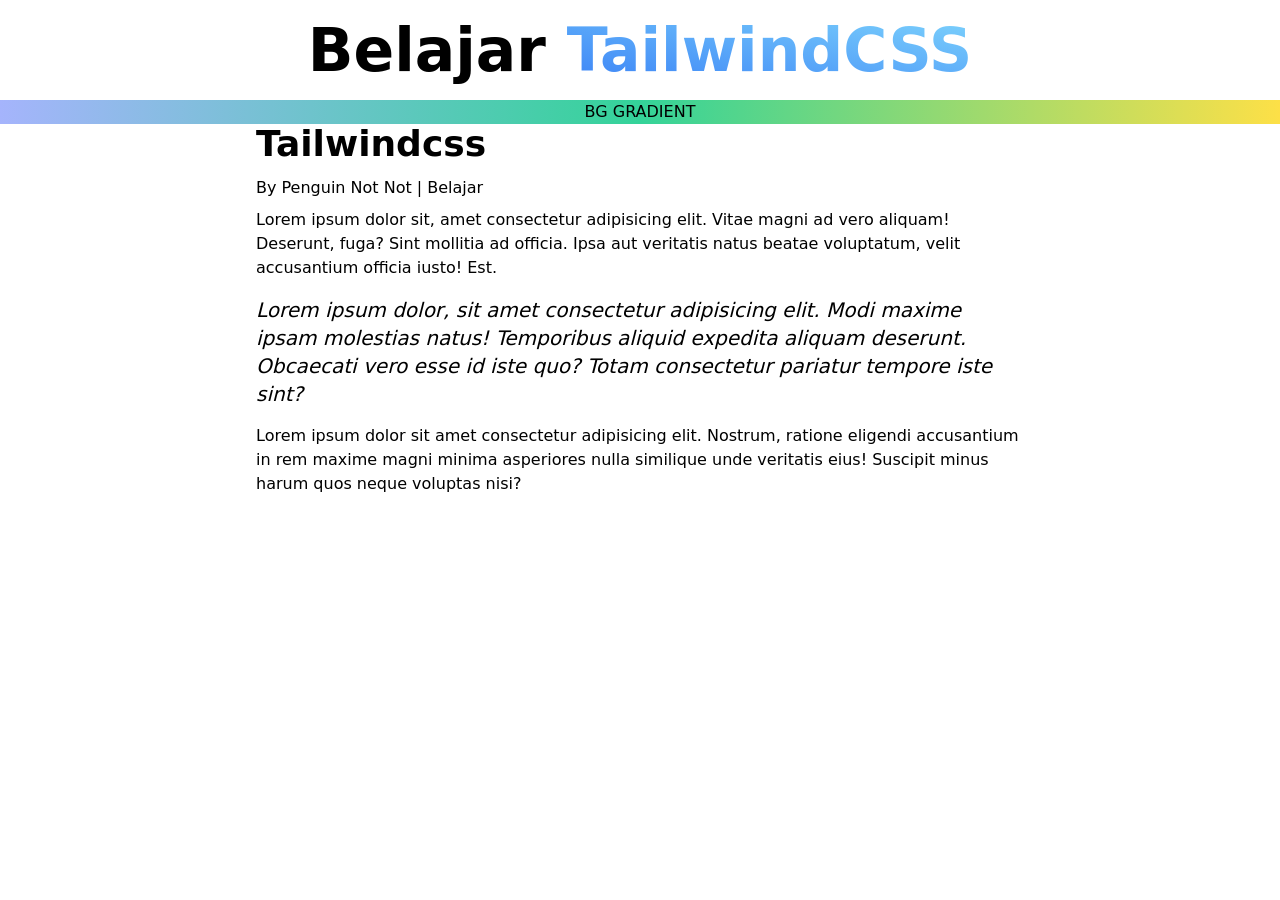
<file: public/index.html>
<!DOCTYPE html>
<html lang="en">
<head>
    <meta charset="UTF-8">
    <meta name="viewport" content="width=device-width, initial-scale=1.0">
    <title>Tailwincdcss</title>
    <link rel="stylesheet" href="css/style.css">
</head>
<body>
    <h1 class="text-center font-bold my-5 text-6xl">Belajar <span class="bg-gradient-to-tr from-blue-500 to-sky-300 text-transparent bg-clip-text">TailwindCSS</span></h1>
    <div class="bg-gradient-to-r from-indigo-300 via-emerald-400 to-yellow-300 text-center">BG GRADIENT</div>
    <section class="mx-auto max-w-3xl">
        <h2 class="mb-3 text-4xl font-bold">Tailwindcss</h2>
        <div class="mb-2 text-base">By Penguin Not Not | Belajar</div>
        <p class="mb-4 text-base font-medium">Lorem ipsum dolor sit, amet consectetur adipisicing elit. Vitae magni ad vero aliquam! Deserunt, fuga? Sint mollitia ad officia. Ipsa aut veritatis natus beatae voluptatum, velit accusantium officia iusto! Est.</p>
        <blockquote class="mb-4 text-xl font-thin italic">Lorem ipsum dolor, sit amet consectetur adipisicing elit. Modi maxime ipsam molestias natus! Temporibus aliquid expedita aliquam deserunt. Obcaecati vero esse id iste quo? Totam consectetur pariatur tempore iste sint?</blockquote>
        <p>Lorem ipsum dolor sit amet consectetur adipisicing elit. Nostrum, ratione eligendi accusantium in rem maxime magni minima asperiores nulla similique unde veritatis eius! Suscipit minus harum quos neque voluptas nisi?</p>
    </section>
</body>
</html>
</file>
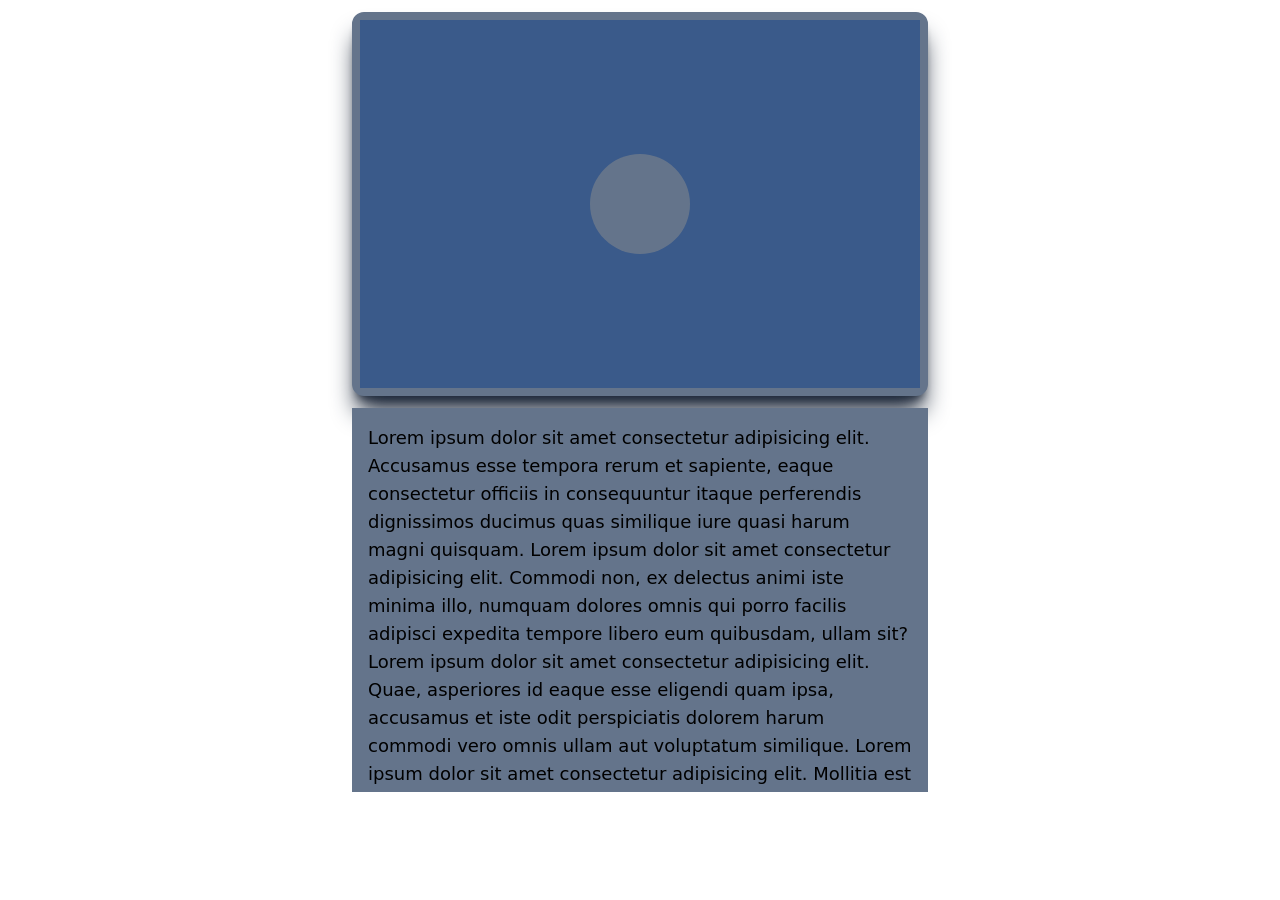
<file: public/bagian2.html>
<!DOCTYPE html>
<html lang="en">
<head>
    <meta charset="UTF-8">
    <meta name="viewport" content="width=device-width, initial-scale=1.0">
    <title>Tailwincdcss</title>
    <link rel="stylesheet" href="css/style.css">
</head>
<body>
    <div class="max-w-xl my-3 h-96 bg-slate-500 border-8 rounded-xl border-slate-500 mx-auto bg-fixed bg-cover shadow-xl shadow-slate-800" style="background-image: url('https://loremflickr.com/300/300'); background-size: cover;">
        <div class="w-full h-full bg-blue-300 mix-blend-multiply flex">
            <div class="w-[100px] h-[100px] bg-white rounded-full m-auto backdrop-blur-lg"></div>
        </div>
    </div>
    <div class="max-w-xl my-3 h-96 bg-slate-500 mx-auto overflow-y-scroll bg-cover" style="background-image: url('https://loremflickr.com/300/300');">
        <p class="p-4 text-lg">Lorem ipsum dolor sit amet consectetur adipisicing elit. Accusamus esse tempora rerum et sapiente, eaque consectetur officiis in consequuntur itaque perferendis dignissimos ducimus quas similique iure quasi harum magni quisquam. Lorem ipsum dolor sit amet consectetur adipisicing elit. Commodi non, ex delectus animi iste minima illo, numquam dolores omnis qui porro facilis adipisci expedita tempore libero eum quibusdam, ullam sit? Lorem ipsum dolor sit amet consectetur adipisicing elit. Quae, asperiores id eaque esse eligendi quam ipsa, accusamus et iste odit perspiciatis dolorem harum commodi vero omnis ullam aut voluptatum similique. Lorem ipsum dolor sit amet consectetur adipisicing elit. Mollitia est aliquid earum modi quia consequuntur libero voluptatibus consequatur vero? Nostrum beatae numquam quaerat libero corrupti impedit nesciunt magnam ullam officia!</p>
    </div>
</body>
</html>
</file>
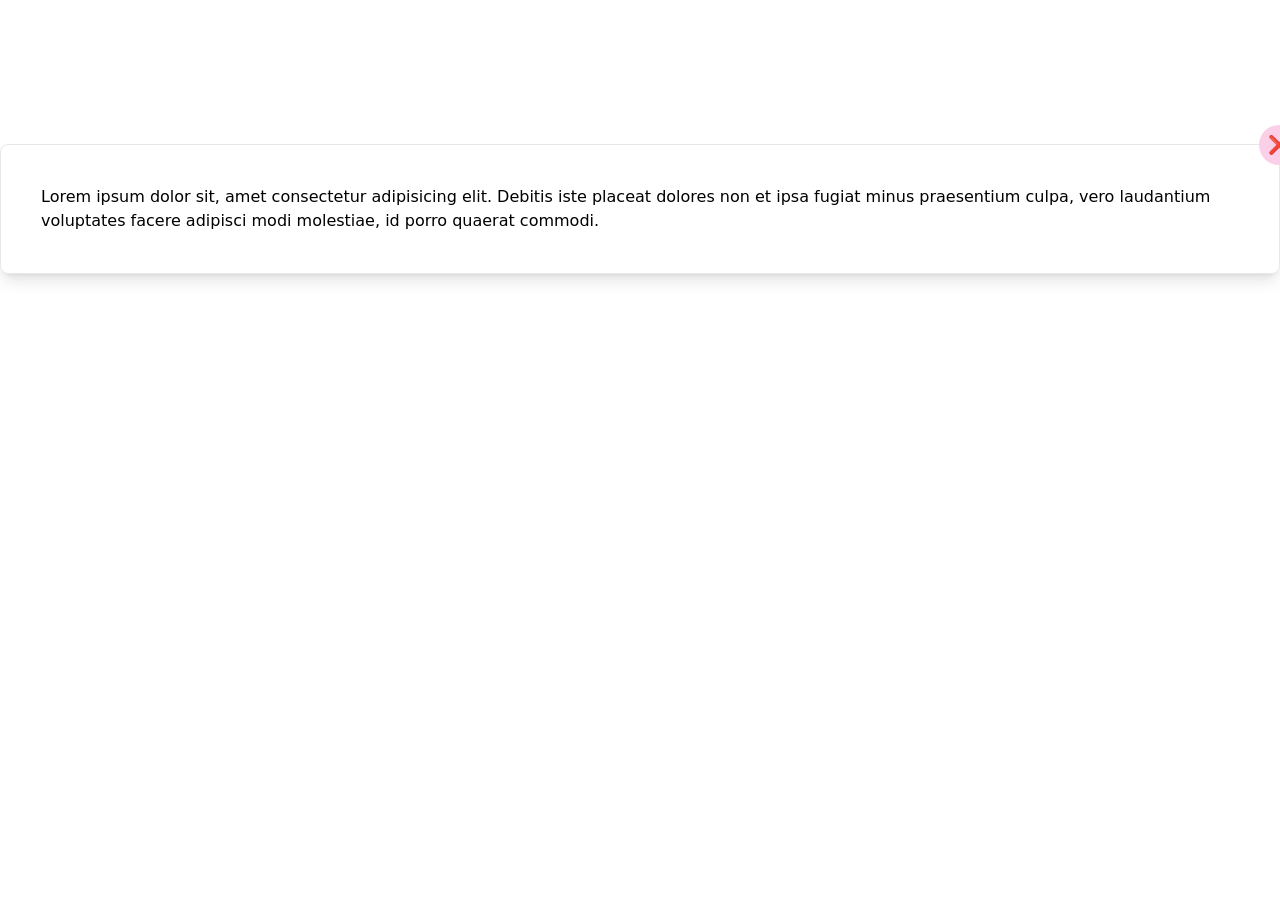
<file: public/layouting.html>
<!DOCTYPE html>
<html lang="en">
<head>
    <meta charset="UTF-8">
    <meta name="viewport" content="width=device-width, initial-scale=1.0">
    <link rel="stylesheet" href="css/style.css">
    <title>layouting</title>
</head>
<body>    
    <div class="container mx-auto mt-36">
        <div class="border rounded-lg shadow-lg p-10 relative">
            <div class="w-10 h-10 bg-pink-200 rounded-full flex justify-center items-center absolute -top-5 -right-5 cursor-pointer"><span class="text-lg">❌</span></div>
            <p>Lorem ipsum dolor sit, amet consectetur adipisicing elit. Debitis iste placeat dolores non et ipsa fugiat minus praesentium culpa, vero laudantium voluptates facere adipisci modi molestiae, id porro quaerat commodi.</p>
        </div>
    </div>   
</body>
</html>
</file>
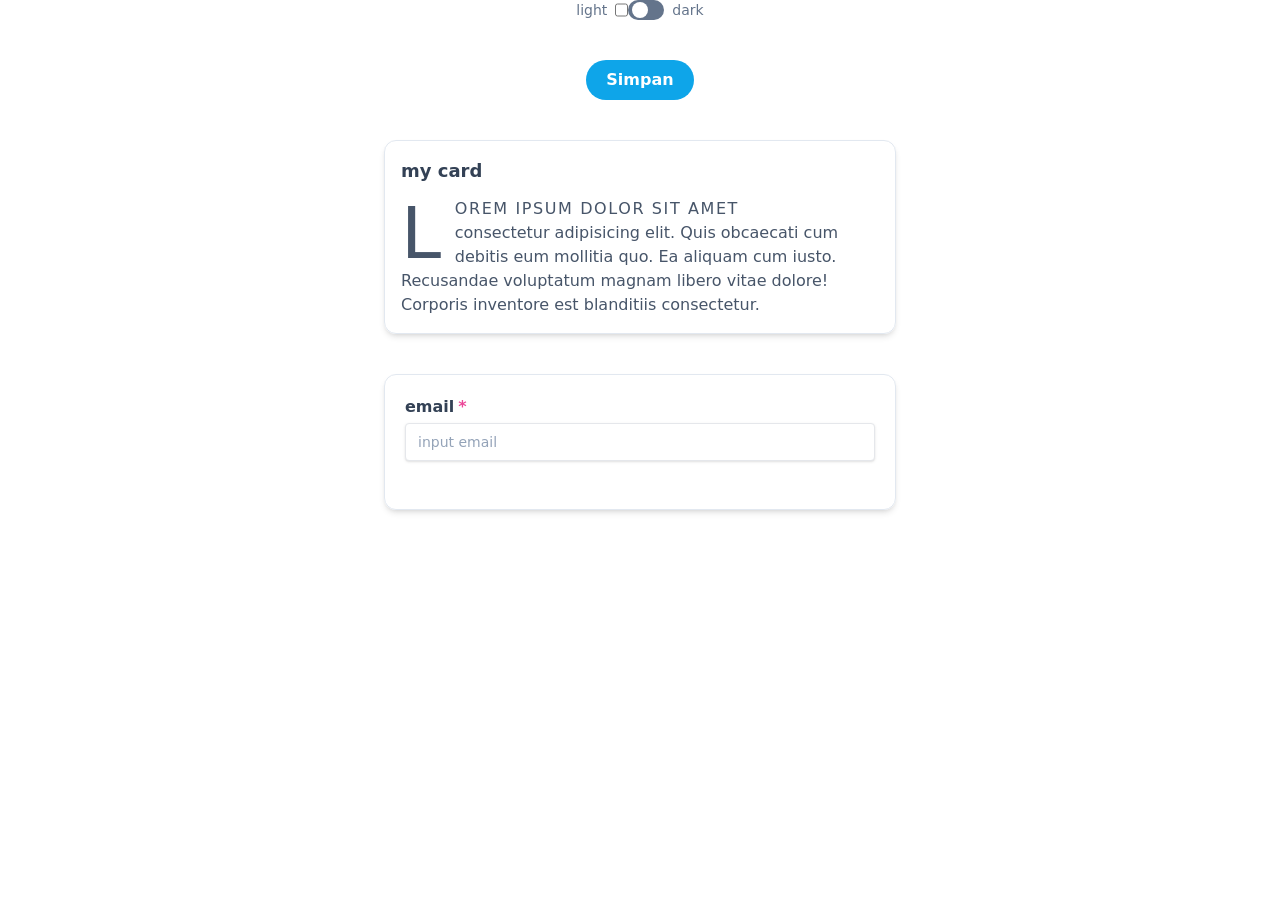
<file: public/pseudo.html>
<!DOCTYPE html>
<html lang="en" class="">
<head>
    <meta charset="UTF-8">
    <meta name="viewport" content="width=device-width, initial-scale=1.0">
    <title>Tailwincdcss</title>
    <link rel="stylesheet" href="css/style.css">
    <script>
        tailwind.config ={
            darkMode: 'class',
        }
    </script>
    <style>
        #toggle:checked ~ label div.toggle-circle{
            @apply translate-x-3;
        }
    </style>
</head>
<body class="dark:bg-slate-800 dark:text-slate-200">
<div class="flex justify-center">
    <span class="text-sm text-slate-500 mr-2">light</span>
    <input type="checkbox" id="toggle" class="">
    <label for="toggle"></label>
    <div class="w-9 h-5 p-1 cursor-pointer bg-slate-500 rounded-full flex items-center">
        <div class="w-4 h-4 bg-white rounded-full toggle-circle"></div>
    </div>
    <span class="text-sm text-slate-500 ml-2">dark</span>
</div>

    <button class="dark:bg-slate-300 dark:text-slate-800 dark:hover:text-slate-900 dark:hover:bg-slate-100 my-10 bg-sky-500 px-5 py-2 rounded-full text-white font-semibold mx-auto block hover:bg-sky-600 active:bg-sky-700 focus:ring focus:ring-sky-300">Simpan</button>
    <div class="dark:hover:bg-slate-300 max-w-lg mx-auto p-4 my-10 border border-slate-200 rounded-xl mx-autop-5 shadow-md hover:bg-sky-500 group">
        <h5 class="dark:group-hover:text-slate-800 dar font-bold text-slate-700 text-lg mb-3 group-hover:text-white">my card</h5>
        <p class="first-line:uppercase 
        first-line:tracking-widest 
        first-letter:text-7xl 
        first-letter:float-left 
        first-letter:mr-3 
        dark:group-hover:text-slate-800 text-slate-600 selection:bg-white selection:text-black group-hover:text-white">Lorem ipsum dolor sit amet consectetur adipisicing elit. Quis obcaecati cum debitis eum mollitia quo. Ea aliquam cum iusto. Recusandae voluptatum magnam libero vitae dolore! Corporis inventore est blanditiis consectetur.</p>
    </div>   
    
    <div class="max-w-lg border border-slate-200 rounded-xl mx-auto shadow-md p-5">
        <form action="">
            <label for="email">
                <span class="block text-slate-700 font-semibold mb-1 after:content-['*'] after:text-pink-500 after:ml-1">email</span>
                <input type="email" placeholder="input email" class="px-3 py-2 border shadow rounded w-full block text-sm placeholder:text-slate-400 focus:outline-none focus:ring-1 focus:ring-sky-500 
                invalid:text-pink-700 invalid:focus:ring-pink-700 peer">
                <p class="text-sm m-1 text-pink-700 invisible peer-invalid:visible">email salah</p>
            </label>
        </form>
    </div>

    <script>
        const checkbox = document.querySelector('#toggle');
        consthtml =document.querySelector ('html');
        checkbox.addEventListener('click'), function()
        {
            checkbox.checked ? html.classList.add('dark') : html.classList.remove ('dark');
        }
    </script>
</body>
</html>
</file>
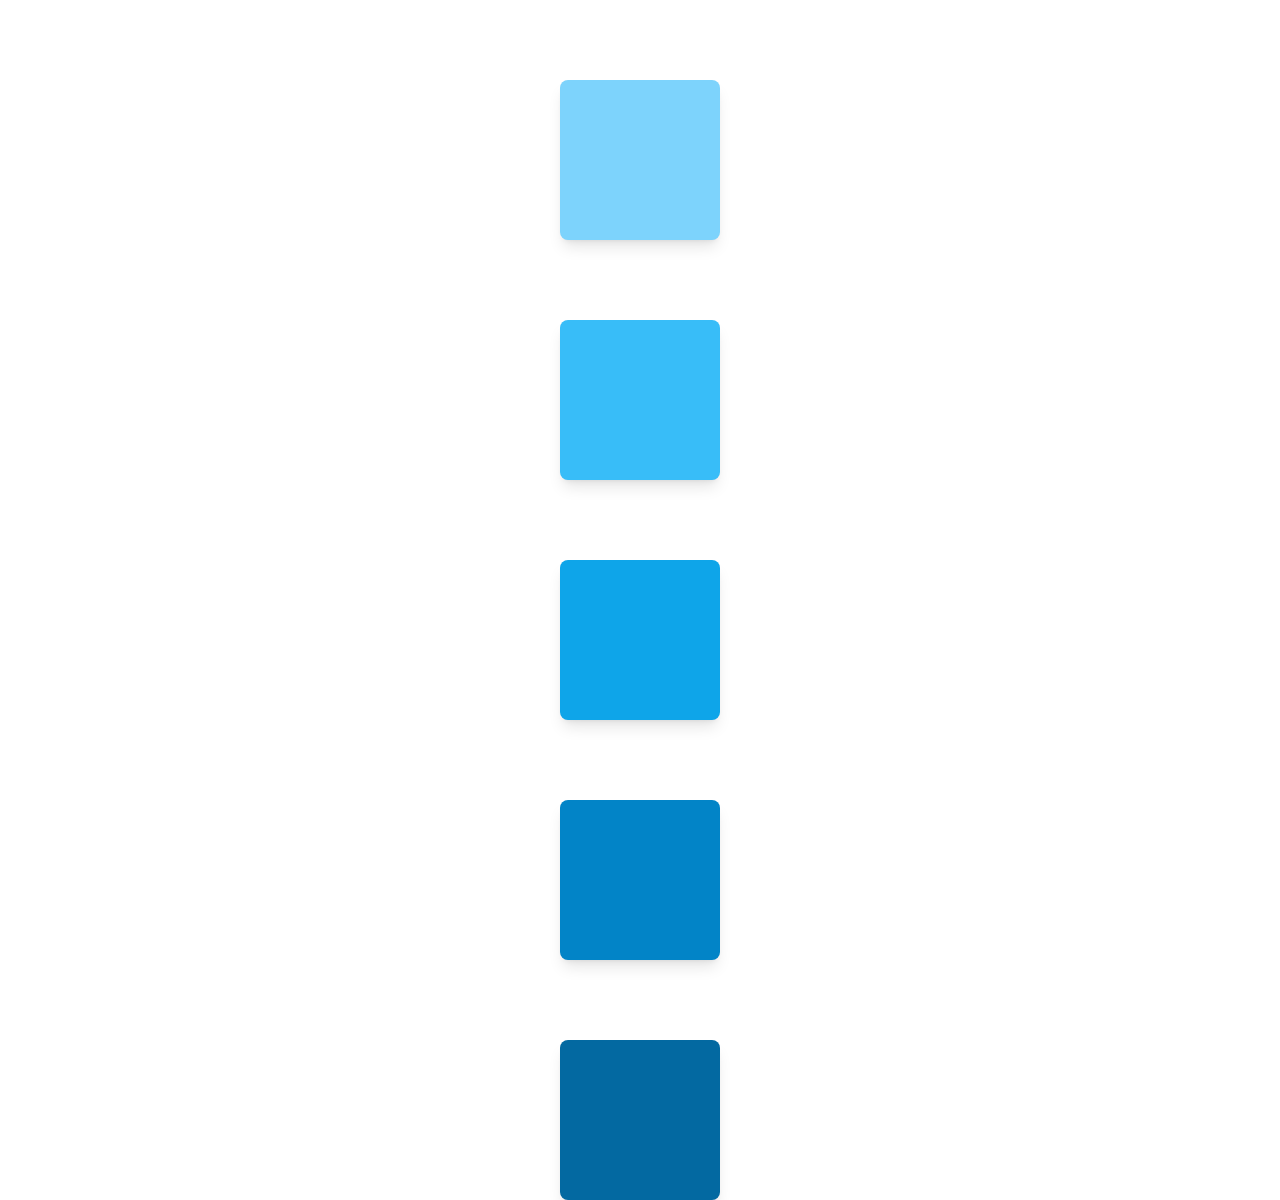
<file: public/transform.html>
<!DOCTYPE html>
<html lang="en">
<head>
    <meta charset="UTF-8">
    <meta name="viewport" content="width=device-width, initial-scale=1.0">
    <link rel="stylesheet" href="css/style.css">
    <title>transform, transition, animation</title>
</head>
<body>    
    <div class="mt-20 w-40 h-40 bg-sky-300 mx-auto rounded-lg shadow-lg animate-pulse"></div>
    <div class="mt-20 w-40 h-40 bg-sky-400 mx-auto rounded-lg shadow-lg animate-spin"></div>
    <div class="mt-20 w-40 h-40 bg-sky-500 mx-auto rounded-lg shadow-lg animate-ping"></div>
    <div class="mt-20 w-40 h-40 bg-sky-600 mx-auto rounded-lg shadow-lg hover:scale-125 hover:rotate-45  transition"></div>
    <div class="w-40 h-40 mx-auto mt-20 group">
        <div class="w-full h-full bg-sky-700 rounded-lg shadow-lg group-hover:rotate-180 transition origin-top-left"></div>
    </div>    
</body>
</html>
</file>
<file: public/css/style.css>
*, ::before, ::after {
  --tw-border-spacing-x: 0;
  --tw-border-spacing-y: 0;
  --tw-translate-x: 0;
  --tw-translate-y: 0;
  --tw-rotate: 0;
  --tw-skew-x: 0;
  --tw-skew-y: 0;
  --tw-scale-x: 1;
  --tw-scale-y: 1;
  --tw-pan-x:  ;
  --tw-pan-y:  ;
  --tw-pinch-zoom:  ;
  --tw-scroll-snap-strictness: proximity;
  --tw-gradient-from-position:  ;
  --tw-gradient-via-position:  ;
  --tw-gradient-to-position:  ;
  --tw-ordinal:  ;
  --tw-slashed-zero:  ;
  --tw-numeric-figure:  ;
  --tw-numeric-spacing:  ;
  --tw-numeric-fraction:  ;
  --tw-ring-inset:  ;
  --tw-ring-offset-width: 0px;
  --tw-ring-offset-color: #fff;
  --tw-ring-color: rgb(59 130 246 / 0.5);
  --tw-ring-offset-shadow: 0 0 #0000;
  --tw-ring-shadow: 0 0 #0000;
  --tw-shadow: 0 0 #0000;
  --tw-shadow-colored: 0 0 #0000;
  --tw-blur:  ;
  --tw-brightness:  ;
  --tw-contrast:  ;
  --tw-grayscale:  ;
  --tw-hue-rotate:  ;
  --tw-invert:  ;
  --tw-saturate:  ;
  --tw-sepia:  ;
  --tw-drop-shadow:  ;
  --tw-backdrop-blur:  ;
  --tw-backdrop-brightness:  ;
  --tw-backdrop-contrast:  ;
  --tw-backdrop-grayscale:  ;
  --tw-backdrop-hue-rotate:  ;
  --tw-backdrop-invert:  ;
  --tw-backdrop-opacity:  ;
  --tw-backdrop-saturate:  ;
  --tw-backdrop-sepia:  ;
  --tw-contain-size:  ;
  --tw-contain-layout:  ;
  --tw-contain-paint:  ;
  --tw-contain-style:  ;
}

::backdrop {
  --tw-border-spacing-x: 0;
  --tw-border-spacing-y: 0;
  --tw-translate-x: 0;
  --tw-translate-y: 0;
  --tw-rotate: 0;
  --tw-skew-x: 0;
  --tw-skew-y: 0;
  --tw-scale-x: 1;
  --tw-scale-y: 1;
  --tw-pan-x:  ;
  --tw-pan-y:  ;
  --tw-pinch-zoom:  ;
  --tw-scroll-snap-strictness: proximity;
  --tw-gradient-from-position:  ;
  --tw-gradient-via-position:  ;
  --tw-gradient-to-position:  ;
  --tw-ordinal:  ;
  --tw-slashed-zero:  ;
  --tw-numeric-figure:  ;
  --tw-numeric-spacing:  ;
  --tw-numeric-fraction:  ;
  --tw-ring-inset:  ;
  --tw-ring-offset-width: 0px;
  --tw-ring-offset-color: #fff;
  --tw-ring-color: rgb(59 130 246 / 0.5);
  --tw-ring-offset-shadow: 0 0 #0000;
  --tw-ring-shadow: 0 0 #0000;
  --tw-shadow: 0 0 #0000;
  --tw-shadow-colored: 0 0 #0000;
  --tw-blur:  ;
  --tw-brightness:  ;
  --tw-contrast:  ;
  --tw-grayscale:  ;
  --tw-hue-rotate:  ;
  --tw-invert:  ;
  --tw-saturate:  ;
  --tw-sepia:  ;
  --tw-drop-shadow:  ;
  --tw-backdrop-blur:  ;
  --tw-backdrop-brightness:  ;
  --tw-backdrop-contrast:  ;
  --tw-backdrop-grayscale:  ;
  --tw-backdrop-hue-rotate:  ;
  --tw-backdrop-invert:  ;
  --tw-backdrop-opacity:  ;
  --tw-backdrop-saturate:  ;
  --tw-backdrop-sepia:  ;
  --tw-contain-size:  ;
  --tw-contain-layout:  ;
  --tw-contain-paint:  ;
  --tw-contain-style:  ;
}

/*
! tailwindcss v3.4.13 | MIT License | https://tailwindcss.com
*/

/*
1. Prevent padding and border from affecting element width. (https://github.com/mozdevs/cssremedy/issues/4)
2. Allow adding a border to an element by just adding a border-width. (https://github.com/tailwindcss/tailwindcss/pull/116)
*/

*,
::before,
::after {
  box-sizing: border-box;
  /* 1 */
  border-width: 0;
  /* 2 */
  border-style: solid;
  /* 2 */
  border-color: #e5e7eb;
  /* 2 */
}

::before,
::after {
  --tw-content: '';
}

/*
1. Use a consistent sensible line-height in all browsers.
2. Prevent adjustments of font size after orientation changes in iOS.
3. Use a more readable tab size.
4. Use the user's configured `sans` font-family by default.
5. Use the user's configured `sans` font-feature-settings by default.
6. Use the user's configured `sans` font-variation-settings by default.
7. Disable tap highlights on iOS
*/

html,
:host {
  line-height: 1.5;
  /* 1 */
  -webkit-text-size-adjust: 100%;
  /* 2 */
  -moz-tab-size: 4;
  /* 3 */
  -o-tab-size: 4;
     tab-size: 4;
  /* 3 */
  font-family: ui-sans-serif, system-ui, sans-serif, "Apple Color Emoji", "Segoe UI Emoji", "Segoe UI Symbol", "Noto Color Emoji";
  /* 4 */
  font-feature-settings: normal;
  /* 5 */
  font-variation-settings: normal;
  /* 6 */
  -webkit-tap-highlight-color: transparent;
  /* 7 */
}

/*
1. Remove the margin in all browsers.
2. Inherit line-height from `html` so users can set them as a class directly on the `html` element.
*/

body {
  margin: 0;
  /* 1 */
  line-height: inherit;
  /* 2 */
}

/*
1. Add the correct height in Firefox.
2. Correct the inheritance of border color in Firefox. (https://bugzilla.mozilla.org/show_bug.cgi?id=190655)
3. Ensure horizontal rules are visible by default.
*/

hr {
  height: 0;
  /* 1 */
  color: inherit;
  /* 2 */
  border-top-width: 1px;
  /* 3 */
}

/*
Add the correct text decoration in Chrome, Edge, and Safari.
*/

abbr:where([title]) {
  -webkit-text-decoration: underline dotted;
          text-decoration: underline dotted;
}

/*
Remove the default font size and weight for headings.
*/

h1,
h2,
h3,
h4,
h5,
h6 {
  font-size: inherit;
  font-weight: inherit;
}

/*
Reset links to optimize for opt-in styling instead of opt-out.
*/

a {
  color: inherit;
  text-decoration: inherit;
}

/*
Add the correct font weight in Edge and Safari.
*/

b,
strong {
  font-weight: bolder;
}

/*
1. Use the user's configured `mono` font-family by default.
2. Use the user's configured `mono` font-feature-settings by default.
3. Use the user's configured `mono` font-variation-settings by default.
4. Correct the odd `em` font sizing in all browsers.
*/

code,
kbd,
samp,
pre {
  font-family: ui-monospace, SFMono-Regular, Menlo, Monaco, Consolas, "Liberation Mono", "Courier New", monospace;
  /* 1 */
  font-feature-settings: normal;
  /* 2 */
  font-variation-settings: normal;
  /* 3 */
  font-size: 1em;
  /* 4 */
}

/*
Add the correct font size in all browsers.
*/

small {
  font-size: 80%;
}

/*
Prevent `sub` and `sup` elements from affecting the line height in all browsers.
*/

sub,
sup {
  font-size: 75%;
  line-height: 0;
  position: relative;
  vertical-align: baseline;
}

sub {
  bottom: -0.25em;
}

sup {
  top: -0.5em;
}

/*
1. Remove text indentation from table contents in Chrome and Safari. (https://bugs.chromium.org/p/chromium/issues/detail?id=999088, https://bugs.webkit.org/show_bug.cgi?id=201297)
2. Correct table border color inheritance in all Chrome and Safari. (https://bugs.chromium.org/p/chromium/issues/detail?id=935729, https://bugs.webkit.org/show_bug.cgi?id=195016)
3. Remove gaps between table borders by default.
*/

table {
  text-indent: 0;
  /* 1 */
  border-color: inherit;
  /* 2 */
  border-collapse: collapse;
  /* 3 */
}

/*
1. Change the font styles in all browsers.
2. Remove the margin in Firefox and Safari.
3. Remove default padding in all browsers.
*/

button,
input,
optgroup,
select,
textarea {
  font-family: inherit;
  /* 1 */
  font-feature-settings: inherit;
  /* 1 */
  font-variation-settings: inherit;
  /* 1 */
  font-size: 100%;
  /* 1 */
  font-weight: inherit;
  /* 1 */
  line-height: inherit;
  /* 1 */
  letter-spacing: inherit;
  /* 1 */
  color: inherit;
  /* 1 */
  margin: 0;
  /* 2 */
  padding: 0;
  /* 3 */
}

/*
Remove the inheritance of text transform in Edge and Firefox.
*/

button,
select {
  text-transform: none;
}

/*
1. Correct the inability to style clickable types in iOS and Safari.
2. Remove default button styles.
*/

button,
input:where([type='button']),
input:where([type='reset']),
input:where([type='submit']) {
  -webkit-appearance: button;
  /* 1 */
  background-color: transparent;
  /* 2 */
  background-image: none;
  /* 2 */
}

/*
Use the modern Firefox focus style for all focusable elements.
*/

:-moz-focusring {
  outline: auto;
}

/*
Remove the additional `:invalid` styles in Firefox. (https://github.com/mozilla/gecko-dev/blob/2f9eacd9d3d995c937b4251a5557d95d494c9be1/layout/style/res/forms.css#L728-L737)
*/

:-moz-ui-invalid {
  box-shadow: none;
}

/*
Add the correct vertical alignment in Chrome and Firefox.
*/

progress {
  vertical-align: baseline;
}

/*
Correct the cursor style of increment and decrement buttons in Safari.
*/

::-webkit-inner-spin-button,
::-webkit-outer-spin-button {
  height: auto;
}

/*
1. Correct the odd appearance in Chrome and Safari.
2. Correct the outline style in Safari.
*/

[type='search'] {
  -webkit-appearance: textfield;
  /* 1 */
  outline-offset: -2px;
  /* 2 */
}

/*
Remove the inner padding in Chrome and Safari on macOS.
*/

::-webkit-search-decoration {
  -webkit-appearance: none;
}

/*
1. Correct the inability to style clickable types in iOS and Safari.
2. Change font properties to `inherit` in Safari.
*/

::-webkit-file-upload-button {
  -webkit-appearance: button;
  /* 1 */
  font: inherit;
  /* 2 */
}

/*
Add the correct display in Chrome and Safari.
*/

summary {
  display: list-item;
}

/*
Removes the default spacing and border for appropriate elements.
*/

blockquote,
dl,
dd,
h1,
h2,
h3,
h4,
h5,
h6,
hr,
figure,
p,
pre {
  margin: 0;
}

fieldset {
  margin: 0;
  padding: 0;
}

legend {
  padding: 0;
}

ol,
ul,
menu {
  list-style: none;
  margin: 0;
  padding: 0;
}

/*
Reset default styling for dialogs.
*/

dialog {
  padding: 0;
}

/*
Prevent resizing textareas horizontally by default.
*/

textarea {
  resize: vertical;
}

/*
1. Reset the default placeholder opacity in Firefox. (https://github.com/tailwindlabs/tailwindcss/issues/3300)
2. Set the default placeholder color to the user's configured gray 400 color.
*/

input::-moz-placeholder, textarea::-moz-placeholder {
  opacity: 1;
  /* 1 */
  color: #9ca3af;
  /* 2 */
}

input::placeholder,
textarea::placeholder {
  opacity: 1;
  /* 1 */
  color: #9ca3af;
  /* 2 */
}

/*
Set the default cursor for buttons.
*/

button,
[role="button"] {
  cursor: pointer;
}

/*
Make sure disabled buttons don't get the pointer cursor.
*/

:disabled {
  cursor: default;
}

/*
1. Make replaced elements `display: block` by default. (https://github.com/mozdevs/cssremedy/issues/14)
2. Add `vertical-align: middle` to align replaced elements more sensibly by default. (https://github.com/jensimmons/cssremedy/issues/14#issuecomment-634934210)
   This can trigger a poorly considered lint error in some tools but is included by design.
*/

img,
svg,
video,
canvas,
audio,
iframe,
embed,
object {
  display: block;
  /* 1 */
  vertical-align: middle;
  /* 2 */
}

/*
Constrain images and videos to the parent width and preserve their intrinsic aspect ratio. (https://github.com/mozdevs/cssremedy/issues/14)
*/

img,
video {
  max-width: 100%;
  height: auto;
}

/* Make elements with the HTML hidden attribute stay hidden by default */

[hidden] {
  display: none;
}

.container {
  width: 100%;
}

@media (min-width: 640px) {
  .container {
    max-width: 640px;
  }
}

@media (min-width: 768px) {
  .container {
    max-width: 768px;
  }
}

@media (min-width: 1024px) {
  .container {
    max-width: 1024px;
  }
}

@media (min-width: 1280px) {
  .container {
    max-width: 1280px;
  }
}

@media (min-width: 1536px) {
  .container {
    max-width: 1536px;
  }
}

.invisible {
  visibility: hidden;
}

.absolute {
  position: absolute;
}

.relative {
  position: relative;
}

.top-0 {
  top: 0px;
}

.right-0 {
  right: 0px;
}

.-top-0 {
  top: -0px;
}

.-right-5 {
  right: -1.25rem;
}

.-top-5 {
  top: -1.25rem;
}

.m-1 {
  margin: 0.25rem;
}

.m-auto {
  margin: auto;
}

.mx-auto {
  margin-left: auto;
  margin-right: auto;
}

.my-10 {
  margin-top: 2.5rem;
  margin-bottom: 2.5rem;
}

.my-3 {
  margin-top: 0.75rem;
  margin-bottom: 0.75rem;
}

.my-5 {
  margin-top: 1.25rem;
  margin-bottom: 1.25rem;
}

.mb-1 {
  margin-bottom: 0.25rem;
}

.mb-2 {
  margin-bottom: 0.5rem;
}

.mb-3 {
  margin-bottom: 0.75rem;
}

.mb-4 {
  margin-bottom: 1rem;
}

.ml-2 {
  margin-left: 0.5rem;
}

.mr-2 {
  margin-right: 0.5rem;
}

.mt-20 {
  margin-top: 5rem;
}

.mt-36 {
  margin-top: 9rem;
}

.block {
  display: block;
}

.flex {
  display: flex;
}

.h-4 {
  height: 1rem;
}

.h-40 {
  height: 10rem;
}

.h-5 {
  height: 1.25rem;
}

.h-96 {
  height: 24rem;
}

.h-\[100px\] {
  height: 100px;
}

.h-full {
  height: 100%;
}

.h-20 {
  height: 5rem;
}

.h-10 {
  height: 2.5rem;
}

.w-4 {
  width: 1rem;
}

.w-40 {
  width: 10rem;
}

.w-9 {
  width: 2.25rem;
}

.w-\[100px\] {
  width: 100px;
}

.w-full {
  width: 100%;
}

.w-20 {
  width: 5rem;
}

.w-10 {
  width: 2.5rem;
}

.max-w-3xl {
  max-width: 48rem;
}

.max-w-lg {
  max-width: 32rem;
}

.max-w-xl {
  max-width: 36rem;
}

.origin-top-left {
  transform-origin: top left;
}

.transform {
  transform: translate(var(--tw-translate-x), var(--tw-translate-y)) rotate(var(--tw-rotate)) skewX(var(--tw-skew-x)) skewY(var(--tw-skew-y)) scaleX(var(--tw-scale-x)) scaleY(var(--tw-scale-y));
}

@keyframes ping {
  75%, 100% {
    transform: scale(2);
    opacity: 0;
  }
}

.animate-ping {
  animation: ping 1s cubic-bezier(0, 0, 0.2, 1) infinite;
}

@keyframes pulse {
  50% {
    opacity: .5;
  }
}

.animate-pulse {
  animation: pulse 2s cubic-bezier(0.4, 0, 0.6, 1) infinite;
}

@keyframes spin {
  to {
    transform: rotate(360deg);
  }
}

.animate-spin {
  animation: spin 1s linear infinite;
}

.cursor-pointer {
  cursor: pointer;
}

.items-center {
  align-items: center;
}

.justify-center {
  justify-content: center;
}

.overflow-y-scroll {
  overflow-y: scroll;
}

.rounded {
  border-radius: 0.25rem;
}

.rounded-full {
  border-radius: 9999px;
}

.rounded-lg {
  border-radius: 0.5rem;
}

.rounded-xl {
  border-radius: 0.75rem;
}

.border {
  border-width: 1px;
}

.border-8 {
  border-width: 8px;
}

.border-slate-200 {
  --tw-border-opacity: 1;
  border-color: rgb(226 232 240 / var(--tw-border-opacity));
}

.border-slate-500 {
  --tw-border-opacity: 1;
  border-color: rgb(100 116 139 / var(--tw-border-opacity));
}

.bg-blue-300 {
  --tw-bg-opacity: 1;
  background-color: rgb(147 197 253 / var(--tw-bg-opacity));
}

.bg-sky-300 {
  --tw-bg-opacity: 1;
  background-color: rgb(125 211 252 / var(--tw-bg-opacity));
}

.bg-sky-400 {
  --tw-bg-opacity: 1;
  background-color: rgb(56 189 248 / var(--tw-bg-opacity));
}

.bg-sky-500 {
  --tw-bg-opacity: 1;
  background-color: rgb(14 165 233 / var(--tw-bg-opacity));
}

.bg-sky-600 {
  --tw-bg-opacity: 1;
  background-color: rgb(2 132 199 / var(--tw-bg-opacity));
}

.bg-sky-700 {
  --tw-bg-opacity: 1;
  background-color: rgb(3 105 161 / var(--tw-bg-opacity));
}

.bg-slate-500 {
  --tw-bg-opacity: 1;
  background-color: rgb(100 116 139 / var(--tw-bg-opacity));
}

.bg-white {
  --tw-bg-opacity: 1;
  background-color: rgb(255 255 255 / var(--tw-bg-opacity));
}

.bg-pink-200 {
  --tw-bg-opacity: 1;
  background-color: rgb(251 207 232 / var(--tw-bg-opacity));
}

.bg-gradient-to-r {
  background-image: linear-gradient(to right, var(--tw-gradient-stops));
}

.bg-gradient-to-tr {
  background-image: linear-gradient(to top right, var(--tw-gradient-stops));
}

.from-blue-500 {
  --tw-gradient-from: #3b82f6 var(--tw-gradient-from-position);
  --tw-gradient-to: rgb(59 130 246 / 0) var(--tw-gradient-to-position);
  --tw-gradient-stops: var(--tw-gradient-from), var(--tw-gradient-to);
}

.from-indigo-300 {
  --tw-gradient-from: #a5b4fc var(--tw-gradient-from-position);
  --tw-gradient-to: rgb(165 180 252 / 0) var(--tw-gradient-to-position);
  --tw-gradient-stops: var(--tw-gradient-from), var(--tw-gradient-to);
}

.via-emerald-400 {
  --tw-gradient-to: rgb(52 211 153 / 0)  var(--tw-gradient-to-position);
  --tw-gradient-stops: var(--tw-gradient-from), #34d399 var(--tw-gradient-via-position), var(--tw-gradient-to);
}

.to-sky-300 {
  --tw-gradient-to: #7dd3fc var(--tw-gradient-to-position);
}

.to-yellow-300 {
  --tw-gradient-to: #fde047 var(--tw-gradient-to-position);
}

.bg-cover {
  background-size: cover;
}

.bg-fixed {
  background-attachment: fixed;
}

.bg-clip-text {
  -webkit-background-clip: text;
          background-clip: text;
}

.p-1 {
  padding: 0.25rem;
}

.p-4 {
  padding: 1rem;
}

.p-5 {
  padding: 1.25rem;
}

.p-10 {
  padding: 2.5rem;
}

.px-3 {
  padding-left: 0.75rem;
  padding-right: 0.75rem;
}

.px-5 {
  padding-left: 1.25rem;
  padding-right: 1.25rem;
}

.py-2 {
  padding-top: 0.5rem;
  padding-bottom: 0.5rem;
}

.text-center {
  text-align: center;
}

.text-4xl {
  font-size: 2.25rem;
  line-height: 2.5rem;
}

.text-6xl {
  font-size: 3.75rem;
  line-height: 1;
}

.text-base {
  font-size: 1rem;
  line-height: 1.5rem;
}

.text-lg {
  font-size: 1.125rem;
  line-height: 1.75rem;
}

.text-sm {
  font-size: 0.875rem;
  line-height: 1.25rem;
}

.text-xl {
  font-size: 1.25rem;
  line-height: 1.75rem;
}

.text-2xl {
  font-size: 1.5rem;
  line-height: 2rem;
}

.font-bold {
  font-weight: 700;
}

.font-medium {
  font-weight: 500;
}

.font-semibold {
  font-weight: 600;
}

.font-thin {
  font-weight: 100;
}

.italic {
  font-style: italic;
}

.text-pink-700 {
  --tw-text-opacity: 1;
  color: rgb(190 24 93 / var(--tw-text-opacity));
}

.text-slate-500 {
  --tw-text-opacity: 1;
  color: rgb(100 116 139 / var(--tw-text-opacity));
}

.text-slate-600 {
  --tw-text-opacity: 1;
  color: rgb(71 85 105 / var(--tw-text-opacity));
}

.text-slate-700 {
  --tw-text-opacity: 1;
  color: rgb(51 65 85 / var(--tw-text-opacity));
}

.text-transparent {
  color: transparent;
}

.text-white {
  --tw-text-opacity: 1;
  color: rgb(255 255 255 / var(--tw-text-opacity));
}

.mix-blend-multiply {
  mix-blend-mode: multiply;
}

.shadow {
  --tw-shadow: 0 1px 3px 0 rgb(0 0 0 / 0.1), 0 1px 2px -1px rgb(0 0 0 / 0.1);
  --tw-shadow-colored: 0 1px 3px 0 var(--tw-shadow-color), 0 1px 2px -1px var(--tw-shadow-color);
  box-shadow: var(--tw-ring-offset-shadow, 0 0 #0000), var(--tw-ring-shadow, 0 0 #0000), var(--tw-shadow);
}

.shadow-lg {
  --tw-shadow: 0 10px 15px -3px rgb(0 0 0 / 0.1), 0 4px 6px -4px rgb(0 0 0 / 0.1);
  --tw-shadow-colored: 0 10px 15px -3px var(--tw-shadow-color), 0 4px 6px -4px var(--tw-shadow-color);
  box-shadow: var(--tw-ring-offset-shadow, 0 0 #0000), var(--tw-ring-shadow, 0 0 #0000), var(--tw-shadow);
}

.shadow-md {
  --tw-shadow: 0 4px 6px -1px rgb(0 0 0 / 0.1), 0 2px 4px -2px rgb(0 0 0 / 0.1);
  --tw-shadow-colored: 0 4px 6px -1px var(--tw-shadow-color), 0 2px 4px -2px var(--tw-shadow-color);
  box-shadow: var(--tw-ring-offset-shadow, 0 0 #0000), var(--tw-ring-shadow, 0 0 #0000), var(--tw-shadow);
}

.shadow-xl {
  --tw-shadow: 0 20px 25px -5px rgb(0 0 0 / 0.1), 0 8px 10px -6px rgb(0 0 0 / 0.1);
  --tw-shadow-colored: 0 20px 25px -5px var(--tw-shadow-color), 0 8px 10px -6px var(--tw-shadow-color);
  box-shadow: var(--tw-ring-offset-shadow, 0 0 #0000), var(--tw-ring-shadow, 0 0 #0000), var(--tw-shadow);
}

.shadow-slate-800 {
  --tw-shadow-color: #1e293b;
  --tw-shadow: var(--tw-shadow-colored);
}

.backdrop-blur-lg {
  --tw-backdrop-blur: blur(16px);
  -webkit-backdrop-filter: var(--tw-backdrop-blur) var(--tw-backdrop-brightness) var(--tw-backdrop-contrast) var(--tw-backdrop-grayscale) var(--tw-backdrop-hue-rotate) var(--tw-backdrop-invert) var(--tw-backdrop-opacity) var(--tw-backdrop-saturate) var(--tw-backdrop-sepia);
  backdrop-filter: var(--tw-backdrop-blur) var(--tw-backdrop-brightness) var(--tw-backdrop-contrast) var(--tw-backdrop-grayscale) var(--tw-backdrop-hue-rotate) var(--tw-backdrop-invert) var(--tw-backdrop-opacity) var(--tw-backdrop-saturate) var(--tw-backdrop-sepia);
}

.transition {
  transition-property: color, background-color, border-color, text-decoration-color, fill, stroke, opacity, box-shadow, transform, filter, -webkit-backdrop-filter;
  transition-property: color, background-color, border-color, text-decoration-color, fill, stroke, opacity, box-shadow, transform, filter, backdrop-filter;
  transition-property: color, background-color, border-color, text-decoration-color, fill, stroke, opacity, box-shadow, transform, filter, backdrop-filter, -webkit-backdrop-filter;
  transition-timing-function: cubic-bezier(0.4, 0, 0.2, 1);
  transition-duration: 150ms;
}

.first-letter\:float-left::first-letter {
  float: left;
}

.first-letter\:mr-3::first-letter {
  margin-right: 0.75rem;
}

.first-letter\:text-7xl::first-letter {
  font-size: 4.5rem;
  line-height: 1;
}

.first-line\:uppercase::first-line {
  text-transform: uppercase;
}

.first-line\:tracking-widest::first-line {
  letter-spacing: 0.1em;
}

.selection\:bg-white *::-moz-selection {
  --tw-bg-opacity: 1;
  background-color: rgb(255 255 255 / var(--tw-bg-opacity));
}

.selection\:bg-white *::selection {
  --tw-bg-opacity: 1;
  background-color: rgb(255 255 255 / var(--tw-bg-opacity));
}

.selection\:text-black *::-moz-selection {
  --tw-text-opacity: 1;
  color: rgb(0 0 0 / var(--tw-text-opacity));
}

.selection\:text-black *::selection {
  --tw-text-opacity: 1;
  color: rgb(0 0 0 / var(--tw-text-opacity));
}

.selection\:bg-white::-moz-selection {
  --tw-bg-opacity: 1;
  background-color: rgb(255 255 255 / var(--tw-bg-opacity));
}

.selection\:bg-white::selection {
  --tw-bg-opacity: 1;
  background-color: rgb(255 255 255 / var(--tw-bg-opacity));
}

.selection\:text-black::-moz-selection {
  --tw-text-opacity: 1;
  color: rgb(0 0 0 / var(--tw-text-opacity));
}

.selection\:text-black::selection {
  --tw-text-opacity: 1;
  color: rgb(0 0 0 / var(--tw-text-opacity));
}

.placeholder\:text-slate-400::-moz-placeholder {
  --tw-text-opacity: 1;
  color: rgb(148 163 184 / var(--tw-text-opacity));
}

.placeholder\:text-slate-400::placeholder {
  --tw-text-opacity: 1;
  color: rgb(148 163 184 / var(--tw-text-opacity));
}

.after\:ml-1::after {
  content: var(--tw-content);
  margin-left: 0.25rem;
}

.after\:text-pink-500::after {
  content: var(--tw-content);
  --tw-text-opacity: 1;
  color: rgb(236 72 153 / var(--tw-text-opacity));
}

.after\:content-\[\'\*\'\]::after {
  --tw-content: '*';
  content: var(--tw-content);
}

.invalid\:text-pink-700:invalid {
  --tw-text-opacity: 1;
  color: rgb(190 24 93 / var(--tw-text-opacity));
}

.hover\:rotate-45:hover {
  --tw-rotate: 45deg;
  transform: translate(var(--tw-translate-x), var(--tw-translate-y)) rotate(var(--tw-rotate)) skewX(var(--tw-skew-x)) skewY(var(--tw-skew-y)) scaleX(var(--tw-scale-x)) scaleY(var(--tw-scale-y));
}

.hover\:scale-125:hover {
  --tw-scale-x: 1.25;
  --tw-scale-y: 1.25;
  transform: translate(var(--tw-translate-x), var(--tw-translate-y)) rotate(var(--tw-rotate)) skewX(var(--tw-skew-x)) skewY(var(--tw-skew-y)) scaleX(var(--tw-scale-x)) scaleY(var(--tw-scale-y));
}

.hover\:bg-sky-500:hover {
  --tw-bg-opacity: 1;
  background-color: rgb(14 165 233 / var(--tw-bg-opacity));
}

.hover\:bg-sky-600:hover {
  --tw-bg-opacity: 1;
  background-color: rgb(2 132 199 / var(--tw-bg-opacity));
}

.focus\:outline-none:focus {
  outline: 2px solid transparent;
  outline-offset: 2px;
}

.focus\:ring:focus {
  --tw-ring-offset-shadow: var(--tw-ring-inset) 0 0 0 var(--tw-ring-offset-width) var(--tw-ring-offset-color);
  --tw-ring-shadow: var(--tw-ring-inset) 0 0 0 calc(3px + var(--tw-ring-offset-width)) var(--tw-ring-color);
  box-shadow: var(--tw-ring-offset-shadow), var(--tw-ring-shadow), var(--tw-shadow, 0 0 #0000);
}

.focus\:ring-1:focus {
  --tw-ring-offset-shadow: var(--tw-ring-inset) 0 0 0 var(--tw-ring-offset-width) var(--tw-ring-offset-color);
  --tw-ring-shadow: var(--tw-ring-inset) 0 0 0 calc(1px + var(--tw-ring-offset-width)) var(--tw-ring-color);
  box-shadow: var(--tw-ring-offset-shadow), var(--tw-ring-shadow), var(--tw-shadow, 0 0 #0000);
}

.focus\:ring-sky-300:focus {
  --tw-ring-opacity: 1;
  --tw-ring-color: rgb(125 211 252 / var(--tw-ring-opacity));
}

.focus\:ring-sky-500:focus {
  --tw-ring-opacity: 1;
  --tw-ring-color: rgb(14 165 233 / var(--tw-ring-opacity));
}

.invalid\:focus\:ring-pink-700:focus:invalid {
  --tw-ring-opacity: 1;
  --tw-ring-color: rgb(190 24 93 / var(--tw-ring-opacity));
}

.active\:bg-sky-700:active {
  --tw-bg-opacity: 1;
  background-color: rgb(3 105 161 / var(--tw-bg-opacity));
}

.group:hover .group-hover\:rotate-180 {
  --tw-rotate: 180deg;
  transform: translate(var(--tw-translate-x), var(--tw-translate-y)) rotate(var(--tw-rotate)) skewX(var(--tw-skew-x)) skewY(var(--tw-skew-y)) scaleX(var(--tw-scale-x)) scaleY(var(--tw-scale-y));
}

.group:hover .group-hover\:text-white {
  --tw-text-opacity: 1;
  color: rgb(255 255 255 / var(--tw-text-opacity));
}

.peer:invalid ~ .peer-invalid\:visible {
  visibility: visible;
}

@media (prefers-color-scheme: dark) {
  .dark\:bg-slate-300 {
    --tw-bg-opacity: 1;
    background-color: rgb(203 213 225 / var(--tw-bg-opacity));
  }

  .dark\:bg-slate-800 {
    --tw-bg-opacity: 1;
    background-color: rgb(30 41 59 / var(--tw-bg-opacity));
  }

  .dark\:text-slate-200 {
    --tw-text-opacity: 1;
    color: rgb(226 232 240 / var(--tw-text-opacity));
  }

  .dark\:text-slate-800 {
    --tw-text-opacity: 1;
    color: rgb(30 41 59 / var(--tw-text-opacity));
  }

  .dark\:hover\:bg-slate-100:hover {
    --tw-bg-opacity: 1;
    background-color: rgb(241 245 249 / var(--tw-bg-opacity));
  }

  .dark\:hover\:bg-slate-300:hover {
    --tw-bg-opacity: 1;
    background-color: rgb(203 213 225 / var(--tw-bg-opacity));
  }

  .dark\:hover\:text-slate-900:hover {
    --tw-text-opacity: 1;
    color: rgb(15 23 42 / var(--tw-text-opacity));
  }

  .group:hover .dark\:group-hover\:text-slate-800 {
    --tw-text-opacity: 1;
    color: rgb(30 41 59 / var(--tw-text-opacity));
  }
}
</file>
